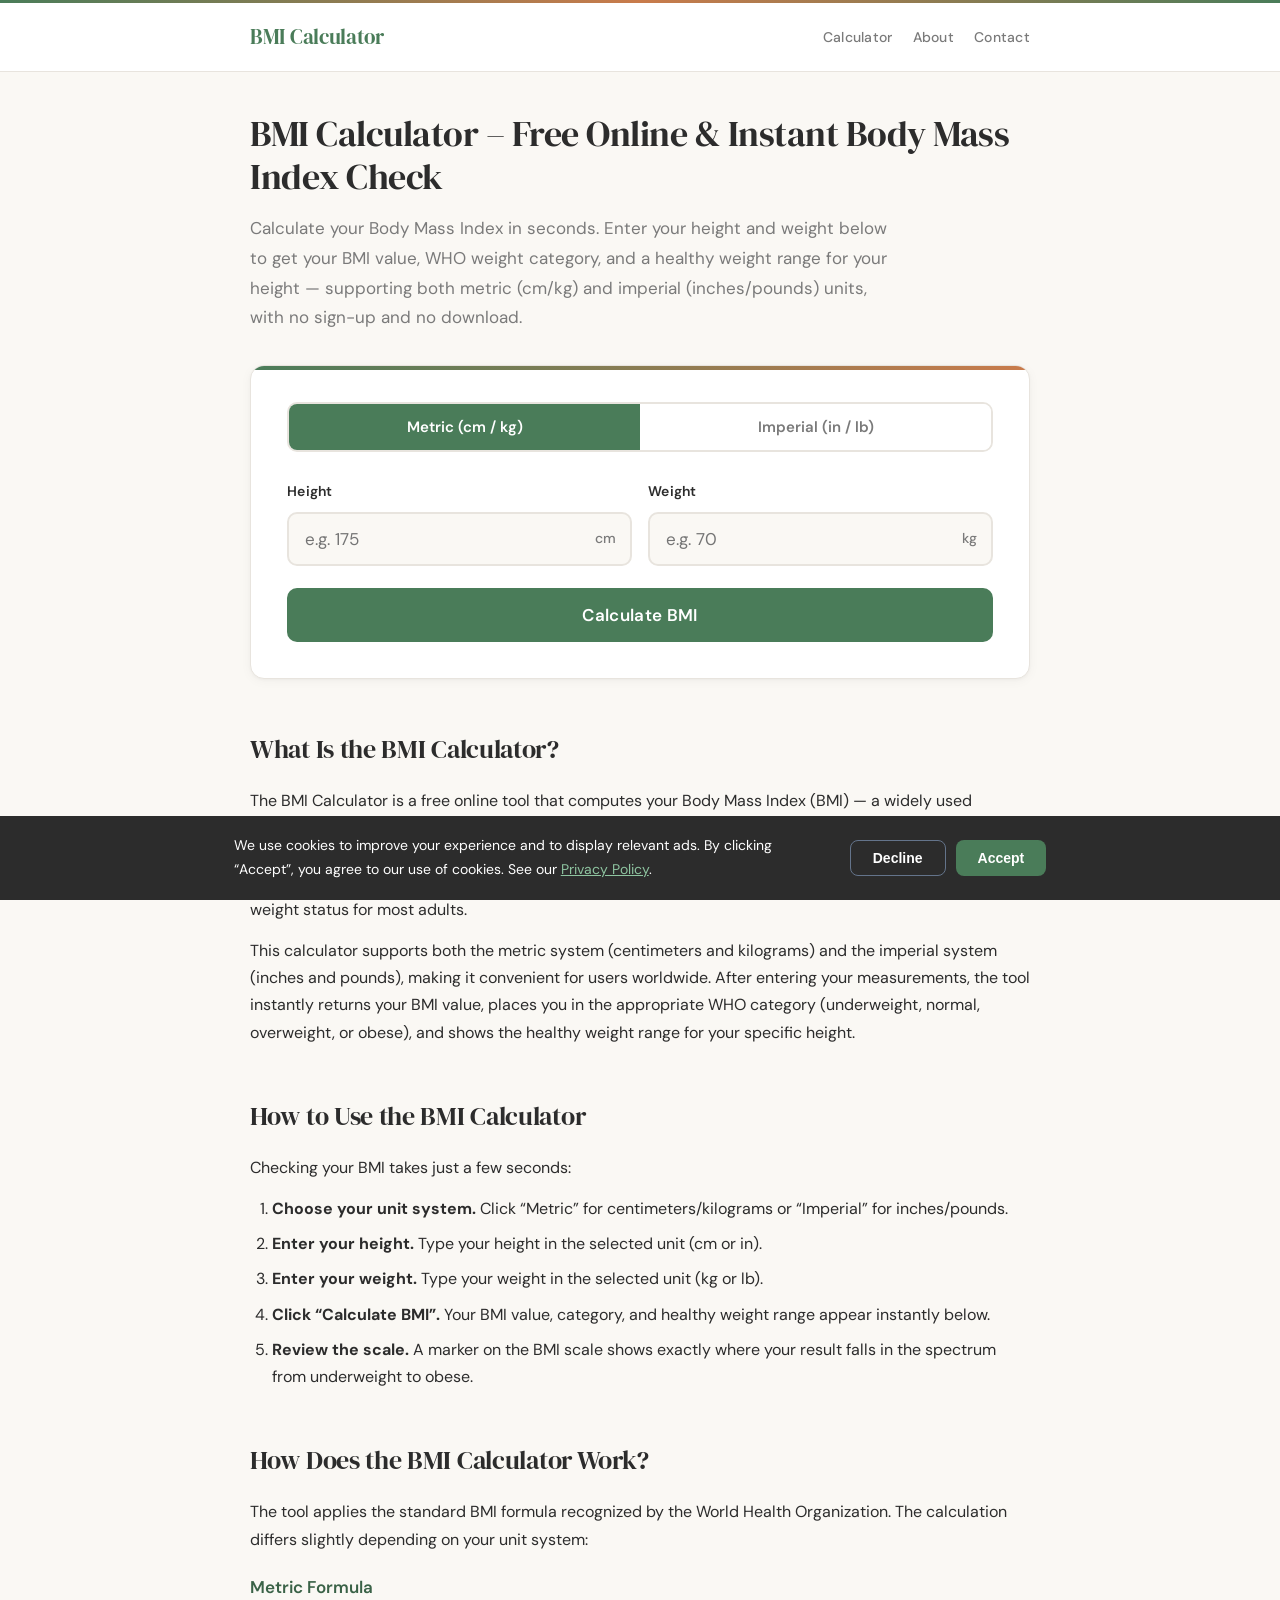
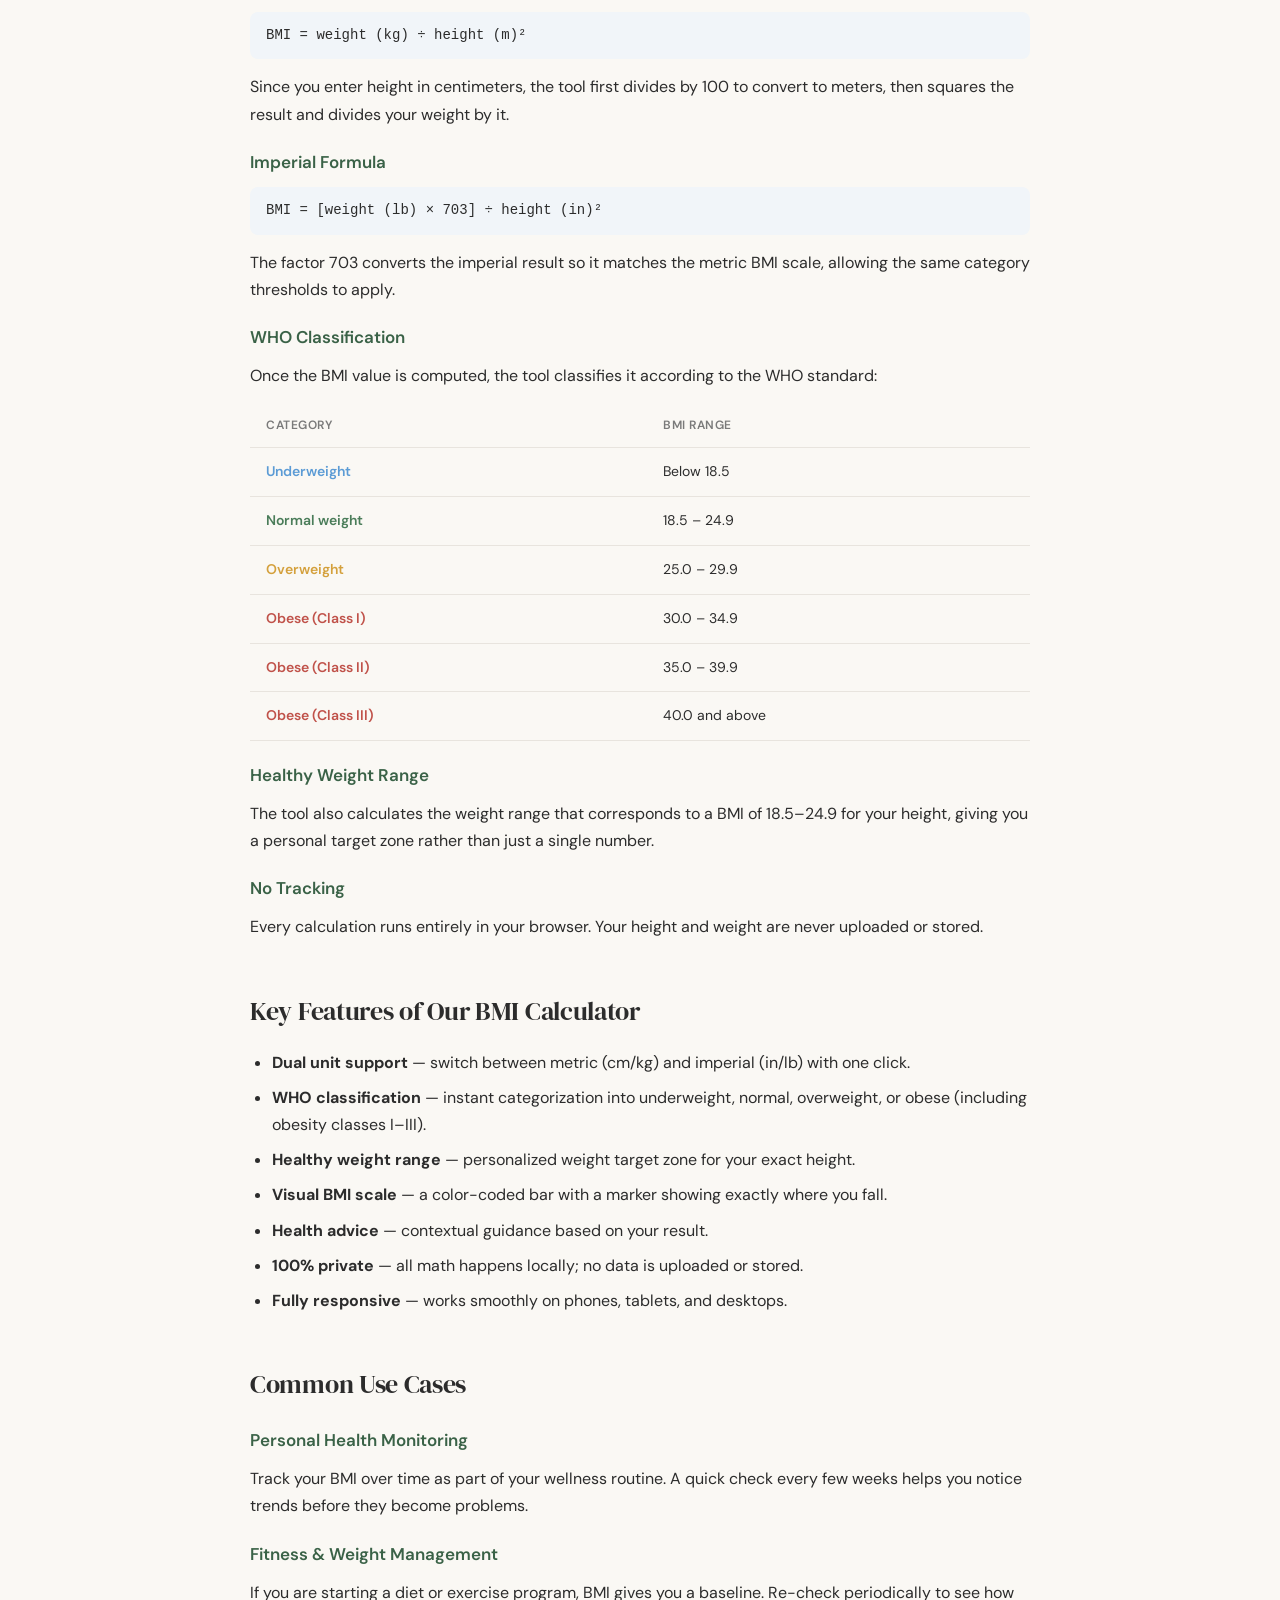
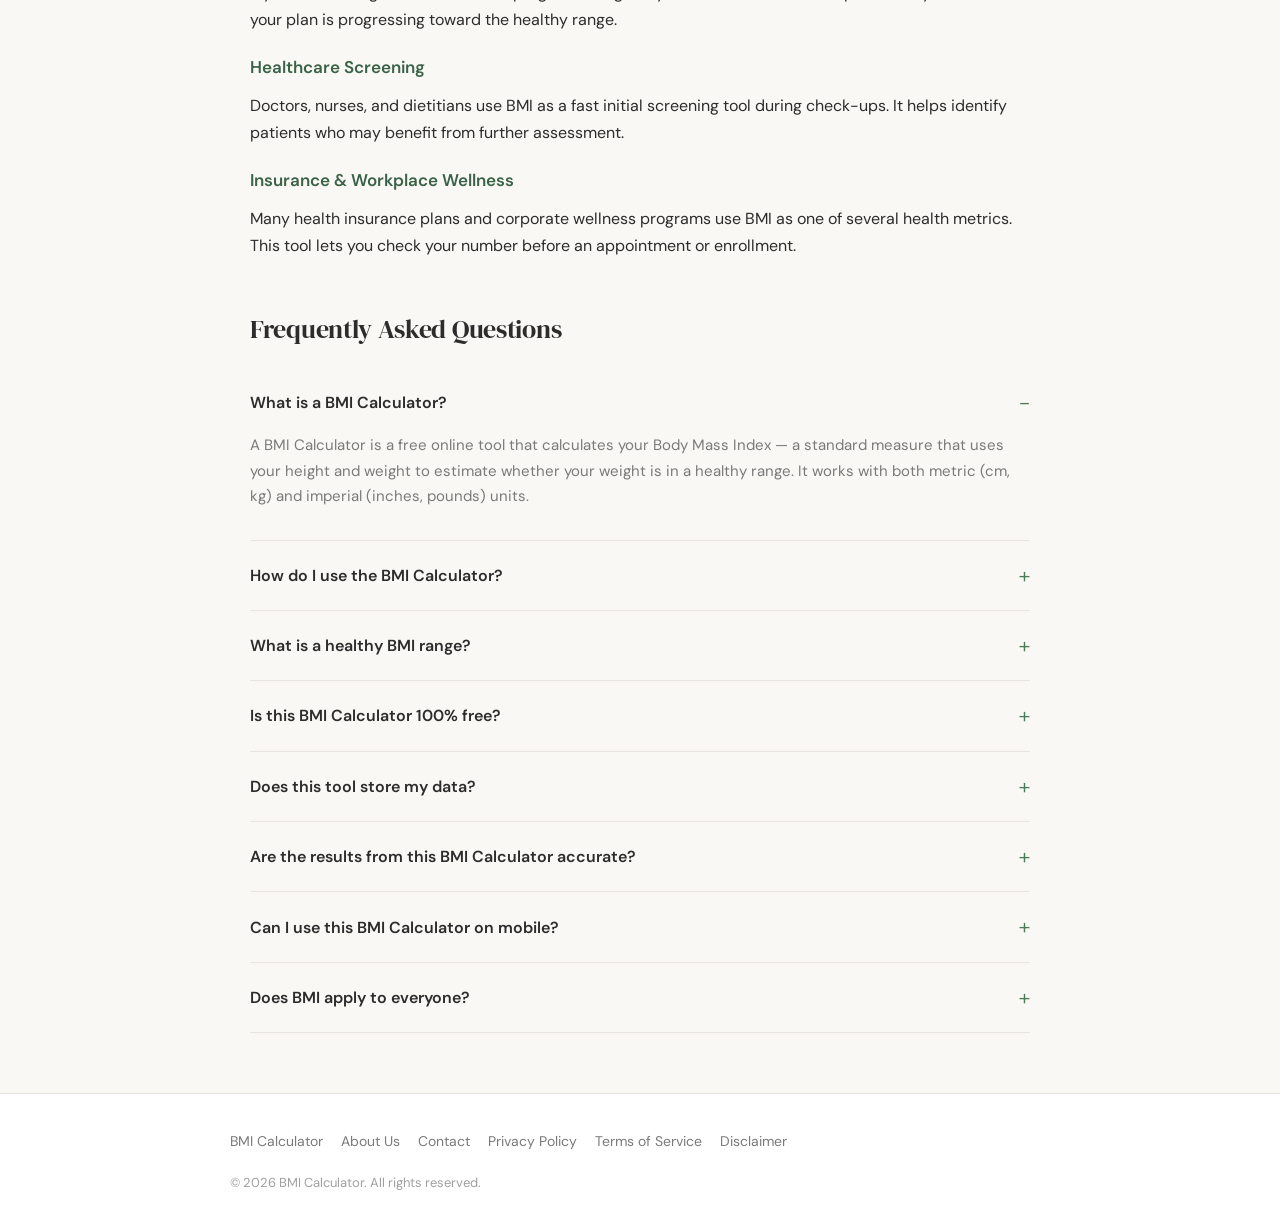
<file: index.html>
﻿<!DOCTYPE html>
<html lang="en">
<head>
  <meta charset="UTF-8">
  <meta name="viewport" content="width=device-width, initial-scale=1.0">

  <!-- ===== TDK (per SEO template) ===== -->
  <title>Free BMI Calculator Online | Fast Body Mass Index Checker</title>
  <meta name="description" content="Use our free online BMI Calculator to check your Body Mass Index instantly. Supports metric and imperial units with WHO health categories. No registration, no download.">
  <link rel="canonical" href="https://www.getbmicalc.com/">

  <meta property="og:title" content="Free BMI Calculator Online | Fast Body Mass Index Checker">
  <meta property="og:description" content="Calculate your Body Mass Index instantly with metric or imperial units. Free, accurate, and no signup required.">
  <meta property="og:type" content="website">

  <!-- FAQ structured data -->
  <script type="application/ld+json">
  {
    "@context": "https://schema.org",
    "@type": "FAQPage",
    "mainEntity": [
      {"@type":"Question","name":"What is a BMI Calculator?","acceptedAnswer":{"@type":"Answer","text":"A BMI Calculator is a free online tool that calculates your Body Mass Index — a standard measure that uses your height and weight to estimate whether your weight is in a healthy range. It works with both metric (cm, kg) and imperial (inches, pounds) units."}},
      {"@type":"Question","name":"How do I use the BMI Calculator?","acceptedAnswer":{"@type":"Answer","text":"Select your preferred unit system (metric or imperial), enter your height and weight, then click Calculate. The tool instantly shows your BMI value, your WHO weight category, and a healthy weight range for your height."}},
      {"@type":"Question","name":"What is a healthy BMI range?","acceptedAnswer":{"@type":"Answer","text":"According to the World Health Organization, a BMI between 18.5 and 24.9 is considered normal and healthy. Below 18.5 is underweight, 25.0 to 29.9 is overweight, and 30.0 or above is classified as obese."}},
      {"@type":"Question","name":"Is this BMI Calculator 100% free?","acceptedAnswer":{"@type":"Answer","text":"Yes. Our online BMI Calculator is completely free for unlimited use. There are no hidden fees, no premium limits and no subscription required."}},
      {"@type":"Question","name":"Does this tool store my data?","acceptedAnswer":{"@type":"Answer","text":"No. All calculations are completed locally on your device. We do not upload, store or share any of your personal input data, ensuring full privacy protection."}},
      {"@type":"Question","name":"Are the results from this BMI Calculator accurate?","acceptedAnswer":{"@type":"Answer","text":"All results are calculated using the standard WHO BMI formula. The tool is regularly optimized to ensure high accuracy for daily and personal health reference."}},
      {"@type":"Question","name":"Can I use this BMI Calculator on mobile?","acceptedAnswer":{"@type":"Answer","text":"Absolutely. The tool is fully responsive and adapts to all mobile, tablet and desktop devices, supporting real-time use anytime and anywhere."}},
      {"@type":"Question","name":"Does BMI apply to everyone?","acceptedAnswer":{"@type":"Answer","text":"BMI is a general screening tool for adults and may not be accurate for athletes with high muscle mass, pregnant women, or the elderly. It does not measure body fat directly. For a complete health assessment, consult a healthcare professional."}}
    ]
  }
  </script>

  <script type="application/ld+json">
  {
    "@context": "https://schema.org",
    "@type": "WebApplication",
    "name": "BMI Calculator",
    "applicationCategory": "HealthApplication",
    "operatingSystem": "Any",
    "offers": {"@type": "Offer", "price": "0", "priceCurrency": "USD"}
  }
  </script>

  <link rel="stylesheet" href="css/style.css">
</head>
<body>

  <header class="site-header">
    <div class="inner">
      <a href="/" class="logo">BMI Calculator</a>
      <nav><ul class="nav-links">
        <li><a href="/">Calculator</a></li>
        <li><a href="about-us.html">About</a></li>
        <li><a href="contact.html">Contact</a></li>
      </ul></nav>
    </div>
  </header>

  <main class="container">

    <h1>BMI Calculator &ndash; Free Online &amp; Instant Body Mass Index Check</h1>
    <p class="intro">
      Calculate your Body Mass Index in seconds. Enter your height and weight below to
      get your BMI value, WHO weight category, and a healthy weight range for your
      height &mdash; supporting both metric (cm/kg) and imperial (inches/pounds) units,
      with no sign-up and no download.
    </p>

    <!-- Tool -->
    <section class="tool-card" aria-label="BMI Calculator Tool">
      <div class="unit-toggle">
        <button id="unit-metric" type="button">Metric (cm / kg)</button>
        <button id="unit-imperial" type="button">Imperial (in / lb)</button>
      </div>

      <div class="input-row">
        <div class="field">
          <label for="height">Height</label>
          <div class="input-suffix">
            <input type="number" id="height" name="height" step="any" inputmode="decimal">
            <span class="suffix" id="height-suffix">cm</span>
          </div>
        </div>
        <div class="field">
          <label for="weight">Weight</label>
          <div class="input-suffix">
            <input type="number" id="weight" name="weight" step="any" inputmode="decimal">
            <span class="suffix" id="weight-suffix">kg</span>
          </div>
        </div>
      </div>

      <button class="btn" id="calc-btn" type="button">Calculate BMI</button>
      <div class="error-msg" id="error-msg" role="alert"></div>

      <!-- Results -->
      <div class="results" id="results">
        <div class="result-hero" id="r-hero">
          <div class="bmi-big" id="r-bmi">0.0</div>
          <div class="bmi-category" id="r-category">&mdash;</div>
          <div class="bmi-range" id="r-range">&mdash;</div>
        </div>

        <div class="result-advice">
          <div class="advice-title">Health Advice</div>
          <p id="r-advice-text" style="color:var(--text-light);"></p>
          <p style="margin-top:10px;color:var(--text-light);">
            <strong>Healthy weight range for your height:</strong>
            <span id="r-healthy-range" style="color:var(--text);font-weight:600;">&mdash;</span>
          </p>
        </div>

        <!-- BMI Scale -->
        <div class="bmi-scale">
          <h3>BMI Scale</h3>
          <div style="position:relative;">
            <div class="scale-bar">
              <div class="scale-seg underweight" title="Underweight &lt; 18.5"></div>
              <div class="scale-seg normal" title="Normal 18.5–24.9"></div>
              <div class="scale-seg overweight" title="Overweight 25–29.9"></div>
              <div class="scale-seg obese" title="Obese ≥ 30"></div>
            </div>
            <div class="scale-marker" id="scale-marker" style="margin-left:0%;"></div>
          </div>
          <div class="scale-labels">
            <span>15</span><span>18.5</span><span>25</span><span>30</span><span>40</span>
          </div>
        </div>
      </div>
    </section>

    <!-- Section 1: Introduction -->
    <section class="section">
      <h2>What Is the BMI Calculator?</h2>
      <p>
        The BMI Calculator is a free online tool that computes your Body Mass Index (BMI)
        &mdash; a widely used screening measure that uses your height and weight to
        estimate whether your weight falls within a healthy range. Developed in the 19th
        century by the Belgian mathematician Adolphe Quetelet and adopted by the World
        Health Organization as a standard health indicator, BMI provides a quick,
        accessible way to assess weight status for most adults.
      </p>
      <p>
        This calculator supports both the metric system (centimeters and kilograms) and
        the imperial system (inches and pounds), making it convenient for users
        worldwide. After entering your measurements, the tool instantly returns your BMI
        value, places you in the appropriate WHO category (underweight, normal,
        overweight, or obese), and shows the healthy weight range for your specific
        height.
      </p>
    </section>

    <!-- Section 2: How to Use -->
    <section class="section">
      <h2>How to Use the BMI Calculator</h2>
      <p>Checking your BMI takes just a few seconds:</p>
      <ol>
        <li><strong>Choose your unit system.</strong> Click &ldquo;Metric&rdquo; for centimeters/kilograms or &ldquo;Imperial&rdquo; for inches/pounds.</li>
        <li><strong>Enter your height.</strong> Type your height in the selected unit (cm or in).</li>
        <li><strong>Enter your weight.</strong> Type your weight in the selected unit (kg or lb).</li>
        <li><strong>Click &ldquo;Calculate BMI&rdquo;.</strong> Your BMI value, category, and healthy weight range appear instantly below.</li>
        <li><strong>Review the scale.</strong> A marker on the BMI scale shows exactly where your result falls in the spectrum from underweight to obese.</li>
      </ol>
    </section>

    <!-- Section 3: How It Works -->
    <section class="section">
      <h2>How Does the BMI Calculator Work?</h2>
      <p>The tool applies the standard BMI formula recognized by the World Health Organization. The calculation differs slightly depending on your unit system:</p>

      <h3>Metric Formula</h3>
      <p style="background:#f1f5f9;padding:12px 16px;border-radius:8px;font-family:monospace;font-size:14px;">
        BMI = weight (kg) &divide; height (m)&sup2;
      </p>
      <p>Since you enter height in centimeters, the tool first divides by 100 to convert to meters, then squares the result and divides your weight by it.</p>

      <h3>Imperial Formula</h3>
      <p style="background:#f1f5f9;padding:12px 16px;border-radius:8px;font-family:monospace;font-size:14px;">
        BMI = [weight (lb) &times; 703] &divide; height (in)&sup2;
      </p>
      <p>The factor 703 converts the imperial result so it matches the metric BMI scale, allowing the same category thresholds to apply.</p>

      <h3>WHO Classification</h3>
      <p>Once the BMI value is computed, the tool classifies it according to the WHO standard:</p>
      <table class="ref-table">
        <thead><tr><th>Category</th><th>BMI Range</th></tr></thead>
        <tbody>
          <tr><td class="cat underweight">Underweight</td><td>Below 18.5</td></tr>
          <tr><td class="cat normal">Normal weight</td><td>18.5 – 24.9</td></tr>
          <tr><td class="cat overweight">Overweight</td><td>25.0 – 29.9</td></tr>
          <tr><td class="cat obese">Obese (Class I)</td><td>30.0 – 34.9</td></tr>
          <tr><td class="cat obese">Obese (Class II)</td><td>35.0 – 39.9</td></tr>
          <tr><td class="cat obese">Obese (Class III)</td><td>40.0 and above</td></tr>
        </tbody>
      </table>

      <h3>Healthy Weight Range</h3>
      <p>The tool also calculates the weight range that corresponds to a BMI of 18.5–24.9 for your height, giving you a personal target zone rather than just a single number.</p>

      <h3>No Tracking</h3>
      <p>Every calculation runs entirely in your browser. Your height and weight are never uploaded or stored.</p>
    </section>

    <!-- Section 4: Key Features -->
    <section class="section">
      <h2>Key Features of Our BMI Calculator</h2>
      <ul>
        <li><strong>Dual unit support</strong> &mdash; switch between metric (cm/kg) and imperial (in/lb) with one click.</li>
        <li><strong>WHO classification</strong> &mdash; instant categorization into underweight, normal, overweight, or obese (including obesity classes I–III).</li>
        <li><strong>Healthy weight range</strong> &mdash; personalized weight target zone for your exact height.</li>
        <li><strong>Visual BMI scale</strong> &mdash; a color-coded bar with a marker showing exactly where you fall.</li>
        <li><strong>Health advice</strong> &mdash; contextual guidance based on your result.</li>
        <li><strong>100% private</strong> &mdash; all math happens locally; no data is uploaded or stored.</li>
        <li><strong>Fully responsive</strong> &mdash; works smoothly on phones, tablets, and desktops.</li>
      </ul>
    </section>

    <!-- Section 5: Use Cases -->
    <section class="section">
      <h2>Common Use Cases</h2>
      <h3>Personal Health Monitoring</h3>
      <p>Track your BMI over time as part of your wellness routine. A quick check every few weeks helps you notice trends before they become problems.</p>
      <h3>Fitness &amp; Weight Management</h3>
      <p>If you are starting a diet or exercise program, BMI gives you a baseline. Re-check periodically to see how your plan is progressing toward the healthy range.</p>
      <h3>Healthcare Screening</h3>
      <p>Doctors, nurses, and dietitians use BMI as a fast initial screening tool during check-ups. It helps identify patients who may benefit from further assessment.</p>
      <h3>Insurance &amp; Workplace Wellness</h3>
      <p>Many health insurance plans and corporate wellness programs use BMI as one of several health metrics. This tool lets you check your number before an appointment or enrollment.</p>
    </section>

    <!-- Section 6: FAQ -->
    <section class="section">
      <h2>Frequently Asked Questions</h2>

      <details class="faq-item" open>
        <summary>What is a BMI Calculator?</summary>
        <p>A BMI Calculator is a free online tool that calculates your Body Mass Index — a standard measure that uses your height and weight to estimate whether your weight is in a healthy range. It works with both metric (cm, kg) and imperial (inches, pounds) units.</p>
      </details>
      <details class="faq-item">
        <summary>How do I use the BMI Calculator?</summary>
        <p>Select your preferred unit system (metric or imperial), enter your height and weight, then click Calculate. The tool instantly shows your BMI value, your WHO weight category, and a healthy weight range for your height.</p>
      </details>
      <details class="faq-item">
        <summary>What is a healthy BMI range?</summary>
        <p>According to the World Health Organization, a BMI between 18.5 and 24.9 is considered normal and healthy. Below 18.5 is underweight, 25.0 to 29.9 is overweight, and 30.0 or above is classified as obese.</p>
      </details>
      <details class="faq-item">
        <summary>Is this BMI Calculator 100% free?</summary>
        <p>Yes. Our online BMI Calculator is completely free for unlimited use. There are no hidden fees, no premium limits and no subscription required.</p>
      </details>
      <details class="faq-item">
        <summary>Does this tool store my data?</summary>
        <p>No. All calculations and processing are completed locally on your device. We do not upload, store or share any of your personal input data, ensuring full privacy protection.</p>
      </details>
      <details class="faq-item">
        <summary>Are the results from this BMI Calculator accurate?</summary>
        <p>All results are calculated using the standard WHO BMI formula. The tool is regularly optimized to ensure high accuracy for daily and personal health reference.</p>
      </details>
      <details class="faq-item">
        <summary>Can I use this BMI Calculator on mobile?</summary>
        <p>Absolutely. The tool is fully responsive and adapts to all mobile, tablet and desktop devices, supporting real-time use anytime and anywhere.</p>
      </details>
      <details class="faq-item">
        <summary>Does BMI apply to everyone?</summary>
        <p>BMI is a general screening tool for adults and may not be accurate for athletes with high muscle mass, pregnant women, or the elderly. It does not measure body fat directly. For a complete health assessment, consult a healthcare professional.</p>
      </details>
    </section>

  </main>

  <footer class="site-footer">
    <div class="inner">
      <div class="footer-links">
        <a href="/">BMI Calculator</a>
        <a href="about-us.html">About Us</a>
        <a href="contact.html">Contact</a>
        <a href="privacy-policy.html">Privacy Policy</a>
        <a href="terms-of-service.html">Terms of Service</a>
        <a href="disclaimer.html">Disclaimer</a>
      </div>
      <div class="copyright">&copy; 2026 BMI Calculator. All rights reserved.</div>
    </div>
  </footer>

  <div class="cookie-banner" id="cookie-banner" role="dialog" aria-label="Cookie consent">
    <p>We use cookies to improve your experience and to display relevant ads. By clicking &ldquo;Accept&rdquo;, you agree to our use of cookies. See our <a href="privacy-policy.html">Privacy Policy</a>.</p>
    <div class="cookie-btns">
      <button class="btn-cookie btn-decline" id="cookie-decline" type="button">Decline</button>
      <button class="btn-cookie btn-accept" id="cookie-accept" type="button">Accept</button>
    </div>
  </div>

  <script src="js/app.js" defer></script>
</body>
</html>
</file>
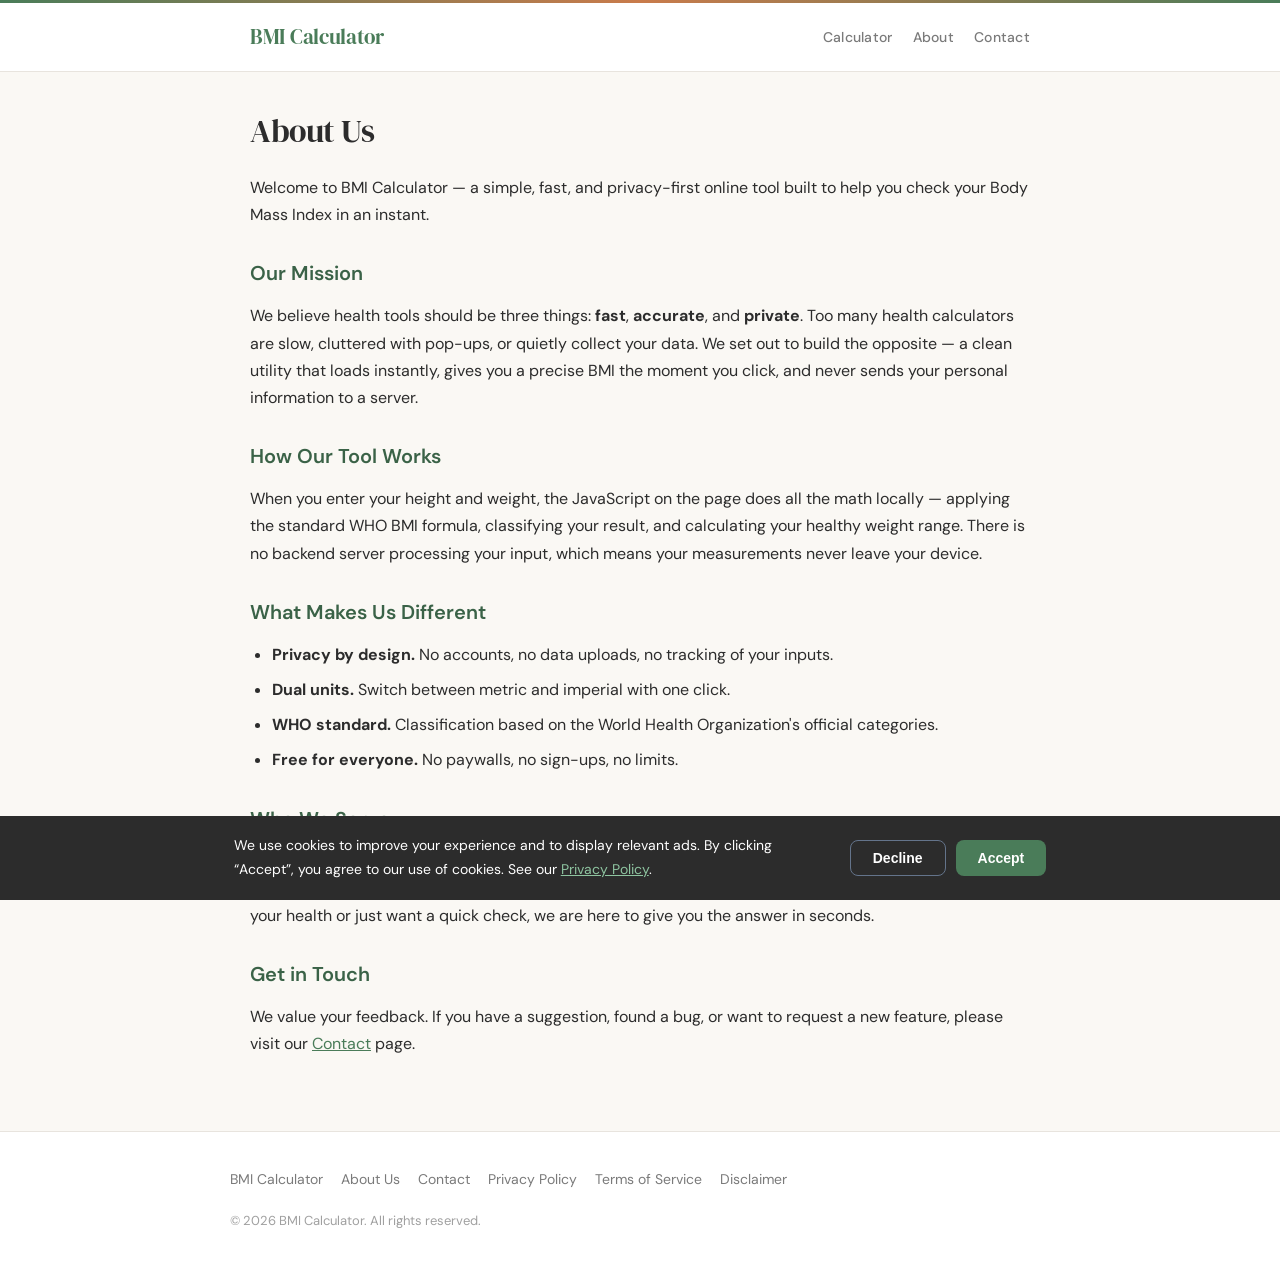
<file: about-us.html>
﻿<!DOCTYPE html>
<html lang="en">
<head>
  <meta charset="UTF-8">
  <meta name="viewport" content="width=device-width, initial-scale=1.0">
  <title>About Us | BMI Calculator</title>
  <meta name="description" content="Learn about BMI Calculator, our mission to provide fast, free, and privacy-friendly health screening tools, and our commitment to accuracy.">
  <meta name="robots" content="index, follow">
  <link rel="canonical" href="https://www.getbmicalc.com/about-us.html">
  <link rel="stylesheet" href="css/style.css">
</head>
<body>
  <header class="site-header">
    <div class="inner">
      <a href="/" class="logo">BMI Calculator</a>
      <nav><ul class="nav-links">
        <li><a href="/">Calculator</a></li>
        <li><a href="about-us.html">About</a></li>
        <li><a href="contact.html">Contact</a></li>
      </ul></nav>
    </div>
  </header>
  <main class="page-content">
    <h1>About Us</h1>
    <p>Welcome to BMI Calculator &mdash; a simple, fast, and privacy-first online tool built to help you check your Body Mass Index in an instant.</p>
    <h2>Our Mission</h2>
    <p>We believe health tools should be three things: <strong>fast</strong>, <strong>accurate</strong>, and <strong>private</strong>. Too many health calculators are slow, cluttered with pop-ups, or quietly collect your data. We set out to build the opposite &mdash; a clean utility that loads instantly, gives you a precise BMI the moment you click, and never sends your personal information to a server.</p>
    <h2>How Our Tool Works</h2>
    <p>When you enter your height and weight, the JavaScript on the page does all the math locally &mdash; applying the standard WHO BMI formula, classifying your result, and calculating your healthy weight range. There is no backend server processing your input, which means your measurements never leave your device.</p>
    <h2>What Makes Us Different</h2>
    <ul>
      <li><strong>Privacy by design.</strong> No accounts, no data uploads, no tracking of your inputs.</li>
      <li><strong>Dual units.</strong> Switch between metric and imperial with one click.</li>
      <li><strong>WHO standard.</strong> Classification based on the World Health Organization's official categories.</li>
      <li><strong>Free for everyone.</strong> No paywalls, no sign-ups, no limits.</li>
    </ul>
    <h2>Who We Serve</h2>
    <p>Our tool is used by individuals tracking their wellness, fitness enthusiasts setting baselines, healthcare professionals doing quick screenings, and anyone curious about their BMI. Whether you are monitoring your health or just want a quick check, we are here to give you the answer in seconds.</p>
    <h2>Get in Touch</h2>
    <p>We value your feedback. If you have a suggestion, found a bug, or want to request a new feature, please visit our <a href="contact.html">Contact</a> page.</p>
  </main>
  <footer class="site-footer">
    <div class="inner">
      <div class="footer-links">
        <a href="/">BMI Calculator</a><a href="about-us.html">About Us</a><a href="contact.html">Contact</a><a href="privacy-policy.html">Privacy Policy</a><a href="terms-of-service.html">Terms of Service</a><a href="disclaimer.html">Disclaimer</a>
      </div>
      <div class="copyright">&copy; 2026 BMI Calculator. All rights reserved.</div>
    </div>
  </footer>
  <div class="cookie-banner" id="cookie-banner" role="dialog" aria-label="Cookie consent">
    <p>We use cookies to improve your experience and to display relevant ads. By clicking &ldquo;Accept&rdquo;, you agree to our use of cookies. See our <a href="privacy-policy.html">Privacy Policy</a>.</p>
    <div class="cookie-btns">
      <button class="btn-cookie btn-decline" id="cookie-decline" type="button">Decline</button>
      <button class="btn-cookie btn-accept" id="cookie-accept" type="button">Accept</button>
    </div>
  </div>
  <script src="js/app.js" defer></script>
</body>
</html>
</file>
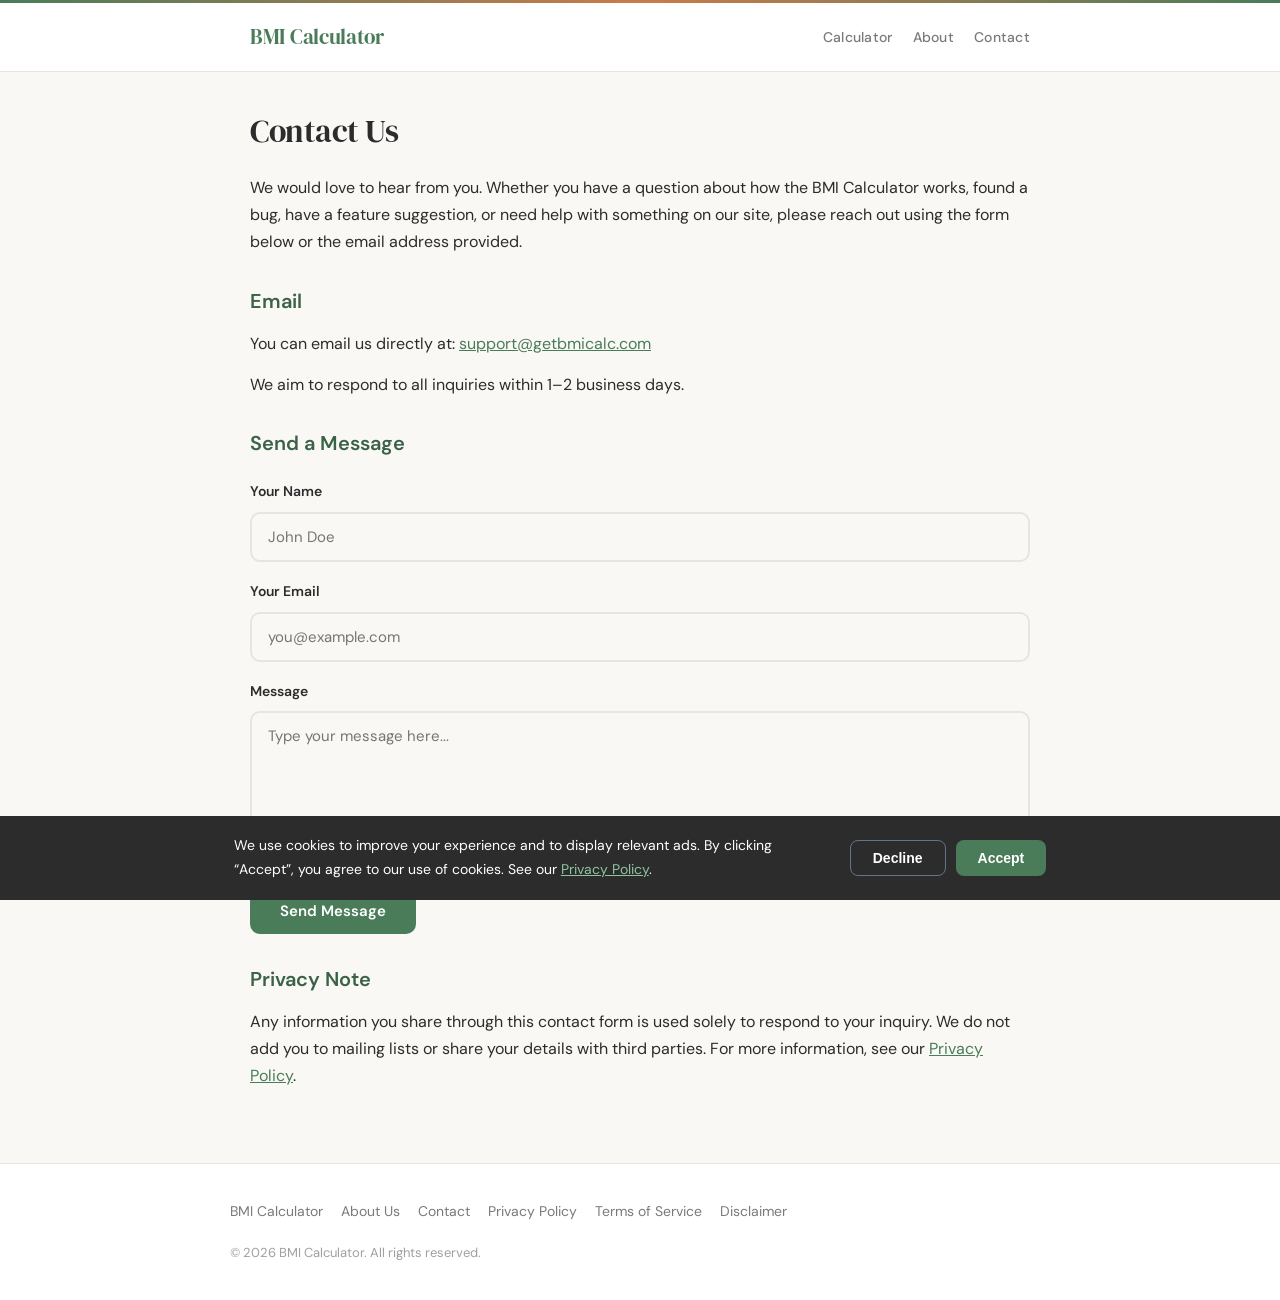
<file: contact.html>
﻿<!DOCTYPE html>
<html lang="en">
<head>
  <meta charset="UTF-8">
  <meta name="viewport" content="width=device-width, initial-scale=1.0">
  <title>Contact Us | BMI Calculator</title>
  <meta name="description" content="Contact the BMI Calculator team. Send us your questions, feedback, bug reports, or feature requests.">
  <meta name="robots" content="index, follow">
  <link rel="canonical" href="https://www.getbmicalc.com/contact.html">
  <link rel="stylesheet" href="css/style.css">
</head>
<body>
  <header class="site-header">
    <div class="inner">
      <a href="/" class="logo">BMI Calculator</a>
      <nav><ul class="nav-links">
        <li><a href="/">Calculator</a></li>
        <li><a href="about-us.html">About</a></li>
        <li><a href="contact.html">Contact</a></li>
      </ul></nav>
    </div>
  </header>
  <main class="page-content">
    <h1>Contact Us</h1>
    <p>We would love to hear from you. Whether you have a question about how the BMI Calculator works, found a bug, have a feature suggestion, or need help with something on our site, please reach out using the form below or the email address provided.</p>
    <h2>Email</h2>
    <p>You can email us directly at: <a href="mailto:support@getbmicalc.com">support@getbmicalc.com</a></p>
    <p>We aim to respond to all inquiries within 1&ndash;2 business days.</p>
    <h2>Send a Message</h2>
    <form id="contact-form" class="contact-form">
      <div class="field">
        <label for="name">Your Name</label>
        <input type="text" id="name" name="name" placeholder="John Doe" required>
      </div>
      <div class="field">
        <label for="email">Your Email</label>
        <input type="email" id="email" name="email" placeholder="you@example.com" required>
      </div>
      <div class="field">
        <label for="message">Message</label>
        <textarea id="message" name="message" rows="6" placeholder="Type your message here..." required></textarea>
      </div>
      <button type="submit" class="btn">Send Message</button>
      <p id="contact-status" class="form-status" role="status" aria-live="polite"></p>
    </form>
    <h2>Privacy Note</h2>
    <p>Any information you share through this contact form is used solely to respond to your inquiry. We do not add you to mailing lists or share your details with third parties. For more information, see our <a href="privacy-policy.html">Privacy Policy</a>.</p>
  </main>
  <footer class="site-footer">
    <div class="inner">
      <div class="footer-links">
        <a href="/">BMI Calculator</a><a href="about-us.html">About Us</a><a href="contact.html">Contact</a><a href="privacy-policy.html">Privacy Policy</a><a href="terms-of-service.html">Terms of Service</a><a href="disclaimer.html">Disclaimer</a>
      </div>
      <div class="copyright">&copy; 2026 BMI Calculator. All rights reserved.</div>
    </div>
  </footer>
  <div class="cookie-banner" id="cookie-banner" role="dialog" aria-label="Cookie consent">
    <p>We use cookies to improve your experience and to display relevant ads. By clicking &ldquo;Accept&rdquo;, you agree to our use of cookies. See our <a href="privacy-policy.html">Privacy Policy</a>.</p>
    <div class="cookie-btns">
      <button class="btn-cookie btn-decline" id="cookie-decline" type="button">Decline</button>
      <button class="btn-cookie btn-accept" id="cookie-accept" type="button">Accept</button>
    </div>
  </div>
  <script src="js/app.js" defer></script>
</body>
</html>
</file>
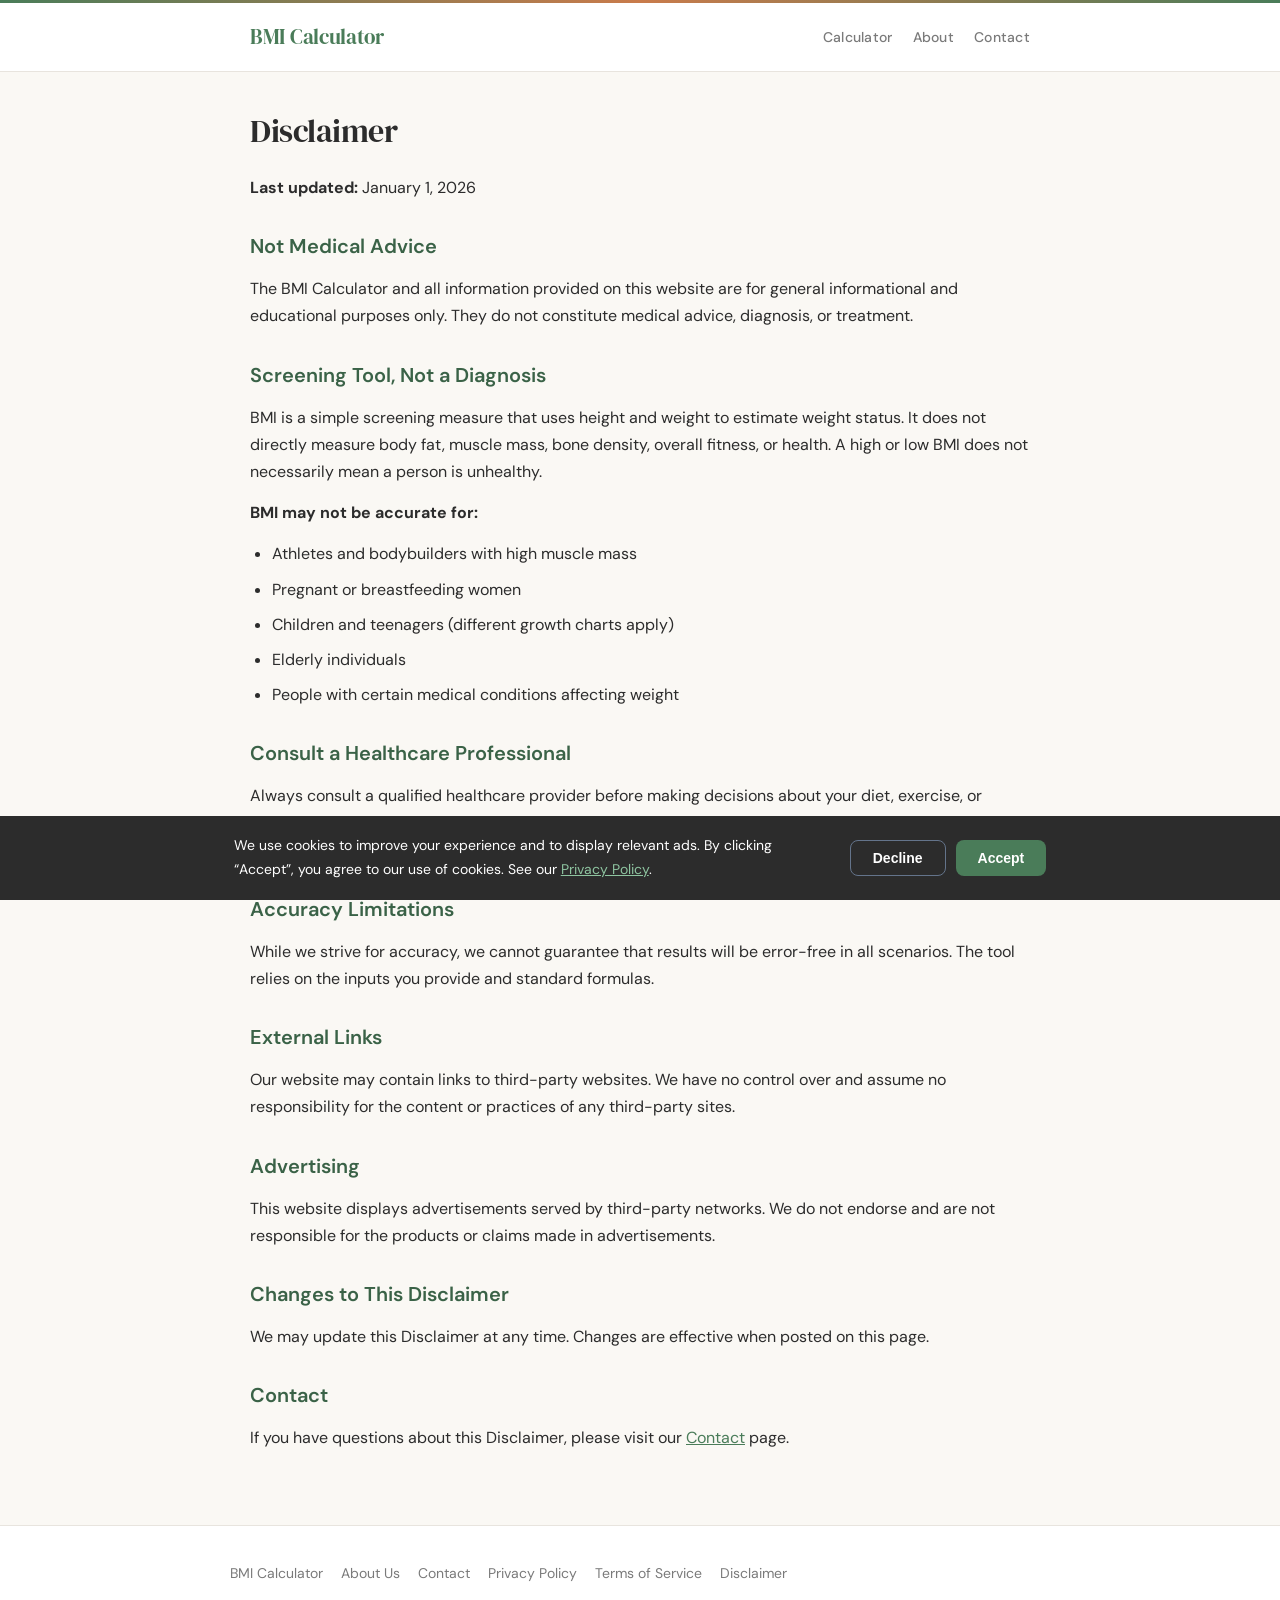
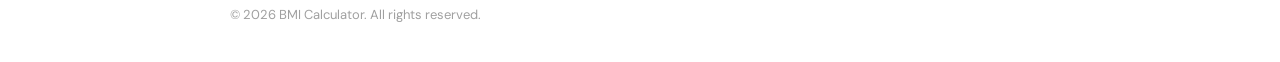
<file: disclaimer.html>
﻿<!DOCTYPE html>
<html lang="en">
<head>
  <meta charset="UTF-8">
  <meta name="viewport" content="width=device-width, initial-scale=1.0">
  <title>Disclaimer | BMI Calculator</title>
  <meta name="description" content="Disclaimer for BMI Calculator. BMI is a general screening tool and not a substitute for professional medical advice.">
  <meta name="robots" content="index, follow">
  <link rel="canonical" href="https://www.getbmicalc.com/disclaimer.html">
  <link rel="stylesheet" href="css/style.css">
</head>
<body>
  <header class="site-header">
    <div class="inner">
      <a href="/" class="logo">BMI Calculator</a>
      <nav><ul class="nav-links">
        <li><a href="/">Calculator</a></li>
        <li><a href="about-us.html">About</a></li>
        <li><a href="contact.html">Contact</a></li>
      </ul></nav>
    </div>
  </header>
  <main class="page-content">
    <h1>Disclaimer</h1>
    <p><strong>Last updated:</strong> January 1, 2026</p>
    <h2>Not Medical Advice</h2>
    <p>The BMI Calculator and all information provided on this website are for general informational and educational purposes only. They do not constitute medical advice, diagnosis, or treatment.</p>
    <h2>Screening Tool, Not a Diagnosis</h2>
    <p>BMI is a simple screening measure that uses height and weight to estimate weight status. It does not directly measure body fat, muscle mass, bone density, overall fitness, or health. A high or low BMI does not necessarily mean a person is unhealthy.</p>
    <p><strong>BMI may not be accurate for:</strong></p>
    <ul>
      <li>Athletes and bodybuilders with high muscle mass</li>
      <li>Pregnant or breastfeeding women</li>
      <li>Children and teenagers (different growth charts apply)</li>
      <li>Elderly individuals</li>
      <li>People with certain medical conditions affecting weight</li>
    </ul>
    <h2>Consult a Healthcare Professional</h2>
    <p>Always consult a qualified healthcare provider before making decisions about your diet, exercise, or health based on BMI results. A doctor can provide a comprehensive assessment that goes far beyond a single number.</p>
    <h2>Accuracy Limitations</h2>
    <p>While we strive for accuracy, we cannot guarantee that results will be error-free in all scenarios. The tool relies on the inputs you provide and standard formulas.</p>
    <h2>External Links</h2>
    <p>Our website may contain links to third-party websites. We have no control over and assume no responsibility for the content or practices of any third-party sites.</p>
    <h2>Advertising</h2>
    <p>This website displays advertisements served by third-party networks. We do not endorse and are not responsible for the products or claims made in advertisements.</p>
    <h2>Changes to This Disclaimer</h2>
    <p>We may update this Disclaimer at any time. Changes are effective when posted on this page.</p>
    <h2>Contact</h2>
    <p>If you have questions about this Disclaimer, please visit our <a href="contact.html">Contact</a> page.</p>
  </main>
  <footer class="site-footer">
    <div class="inner">
      <div class="footer-links">
        <a href="/">BMI Calculator</a><a href="about-us.html">About Us</a><a href="contact.html">Contact</a><a href="privacy-policy.html">Privacy Policy</a><a href="terms-of-service.html">Terms of Service</a><a href="disclaimer.html">Disclaimer</a>
      </div>
      <div class="copyright">&copy; 2026 BMI Calculator. All rights reserved.</div>
    </div>
  </footer>
  <div class="cookie-banner" id="cookie-banner" role="dialog" aria-label="Cookie consent">
    <p>We use cookies to improve your experience and to display relevant ads. By clicking &ldquo;Accept&rdquo;, you agree to our use of cookies. See our <a href="privacy-policy.html">Privacy Policy</a>.</p>
    <div class="cookie-btns">
      <button class="btn-cookie btn-decline" id="cookie-decline" type="button">Decline</button>
      <button class="btn-cookie btn-accept" id="cookie-accept" type="button">Accept</button>
    </div>
  </div>
  <script src="js/app.js" defer></script>
</body>
</html>
</file>
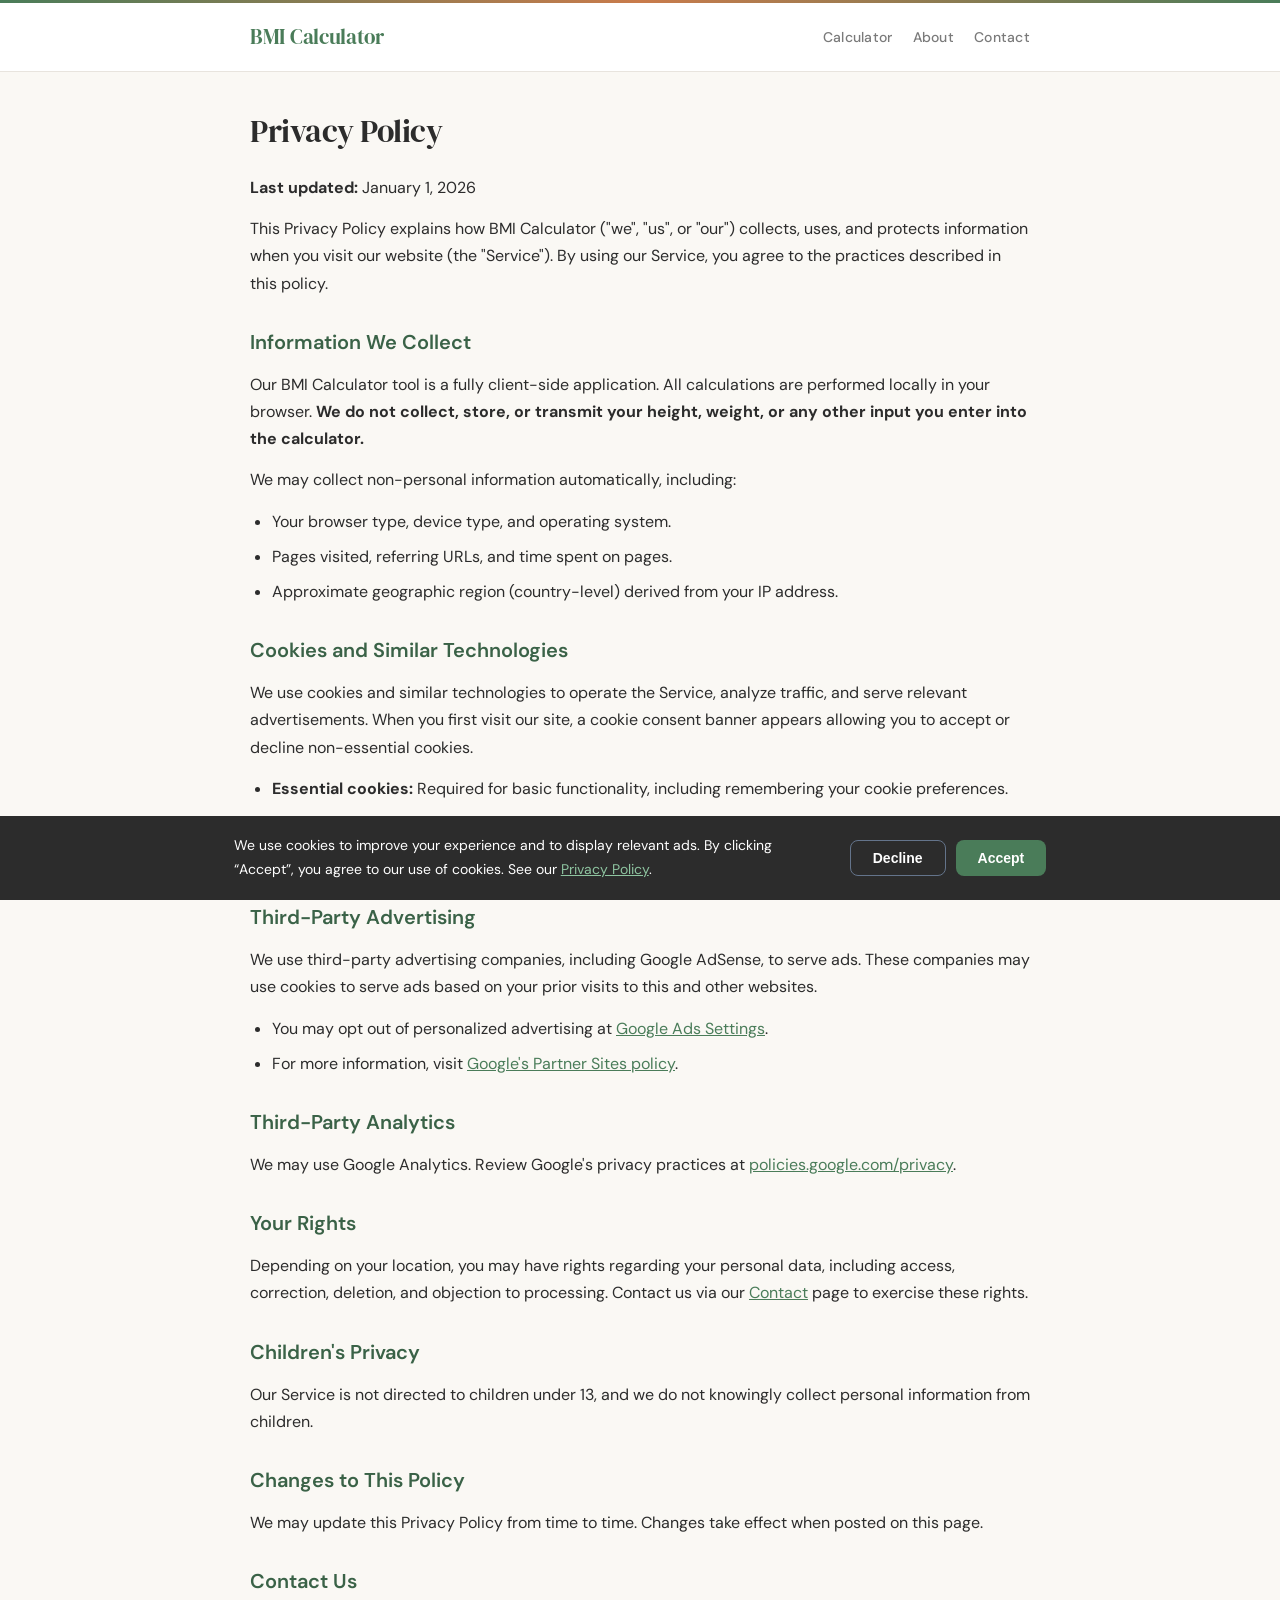
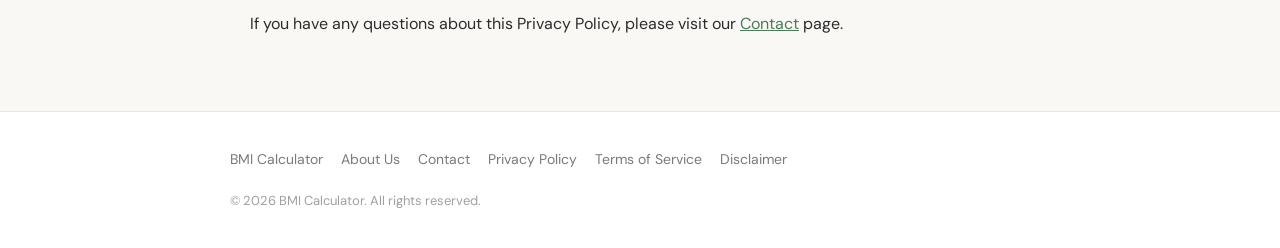
<file: privacy-policy.html>
﻿<!DOCTYPE html>
<html lang="en">
<head>
  <meta charset="UTF-8">
  <meta name="viewport" content="width=device-width, initial-scale=1.0">
  <title>Privacy Policy | BMI Calculator</title>
  <meta name="description" content="Privacy Policy for BMI Calculator. Learn how we handle data, cookies, and third-party advertising on our website.">
  <meta name="robots" content="index, follow">
  <link rel="canonical" href="https://www.getbmicalc.com/privacy-policy.html">
  <link rel="stylesheet" href="css/style.css">
</head>
<body>
  <header class="site-header">
    <div class="inner">
      <a href="/" class="logo">BMI Calculator</a>
      <nav><ul class="nav-links">
        <li><a href="/">Calculator</a></li>
        <li><a href="about-us.html">About</a></li>
        <li><a href="contact.html">Contact</a></li>
      </ul></nav>
    </div>
  </header>
  <main class="page-content">
    <h1>Privacy Policy</h1>
    <p><strong>Last updated:</strong> January 1, 2026</p>
    <p>This Privacy Policy explains how BMI Calculator ("we", "us", or "our") collects, uses, and protects information when you visit our website (the "Service"). By using our Service, you agree to the practices described in this policy.</p>
    <h2>Information We Collect</h2>
    <p>Our BMI Calculator tool is a fully client-side application. All calculations are performed locally in your browser. <strong>We do not collect, store, or transmit your height, weight, or any other input you enter into the calculator.</strong></p>
    <p>We may collect non-personal information automatically, including:</p>
    <ul>
      <li>Your browser type, device type, and operating system.</li>
      <li>Pages visited, referring URLs, and time spent on pages.</li>
      <li>Approximate geographic region (country-level) derived from your IP address.</li>
    </ul>
    <h2>Cookies and Similar Technologies</h2>
    <p>We use cookies and similar technologies to operate the Service, analyze traffic, and serve relevant advertisements. When you first visit our site, a cookie consent banner appears allowing you to accept or decline non-essential cookies.</p>
    <ul>
      <li><strong>Essential cookies:</strong> Required for basic functionality, including remembering your cookie preferences.</li>
      <li><strong>Analytics cookies:</strong> Help us understand how visitors interact with the site.</li>
      <li><strong>Advertising cookies:</strong> Used by third-party ad partners to display personalized ads.</li>
    </ul>
    <h2>Third-Party Advertising</h2>
    <p>We use third-party advertising companies, including Google AdSense, to serve ads. These companies may use cookies to serve ads based on your prior visits to this and other websites.</p>
    <ul>
      <li>You may opt out of personalized advertising at <a href="https://www.google.com/settings/ads" target="_blank" rel="noopener noreferrer">Google Ads Settings</a>.</li>
      <li>For more information, visit <a href="https://policies.google.com/technologies/partner-sites" target="_blank" rel="noopener noreferrer">Google's Partner Sites policy</a>.</li>
    </ul>
    <h2>Third-Party Analytics</h2>
    <p>We may use Google Analytics. Review Google's privacy practices at <a href="https://policies.google.com/privacy" target="_blank" rel="noopener noreferrer">policies.google.com/privacy</a>.</p>
    <h2>Your Rights</h2>
    <p>Depending on your location, you may have rights regarding your personal data, including access, correction, deletion, and objection to processing. Contact us via our <a href="contact.html">Contact</a> page to exercise these rights.</p>
    <h2>Children's Privacy</h2>
    <p>Our Service is not directed to children under 13, and we do not knowingly collect personal information from children.</p>
    <h2>Changes to This Policy</h2>
    <p>We may update this Privacy Policy from time to time. Changes take effect when posted on this page.</p>
    <h2>Contact Us</h2>
    <p>If you have any questions about this Privacy Policy, please visit our <a href="contact.html">Contact</a> page.</p>
  </main>
  <footer class="site-footer">
    <div class="inner">
      <div class="footer-links">
        <a href="/">BMI Calculator</a><a href="about-us.html">About Us</a><a href="contact.html">Contact</a><a href="privacy-policy.html">Privacy Policy</a><a href="terms-of-service.html">Terms of Service</a><a href="disclaimer.html">Disclaimer</a>
      </div>
      <div class="copyright">&copy; 2026 BMI Calculator. All rights reserved.</div>
    </div>
  </footer>
  <div class="cookie-banner" id="cookie-banner" role="dialog" aria-label="Cookie consent">
    <p>We use cookies to improve your experience and to display relevant ads. By clicking &ldquo;Accept&rdquo;, you agree to our use of cookies. See our <a href="privacy-policy.html">Privacy Policy</a>.</p>
    <div class="cookie-btns">
      <button class="btn-cookie btn-decline" id="cookie-decline" type="button">Decline</button>
      <button class="btn-cookie btn-accept" id="cookie-accept" type="button">Accept</button>
    </div>
  </div>
  <script src="js/app.js" defer></script>
</body>
</html>
</file>
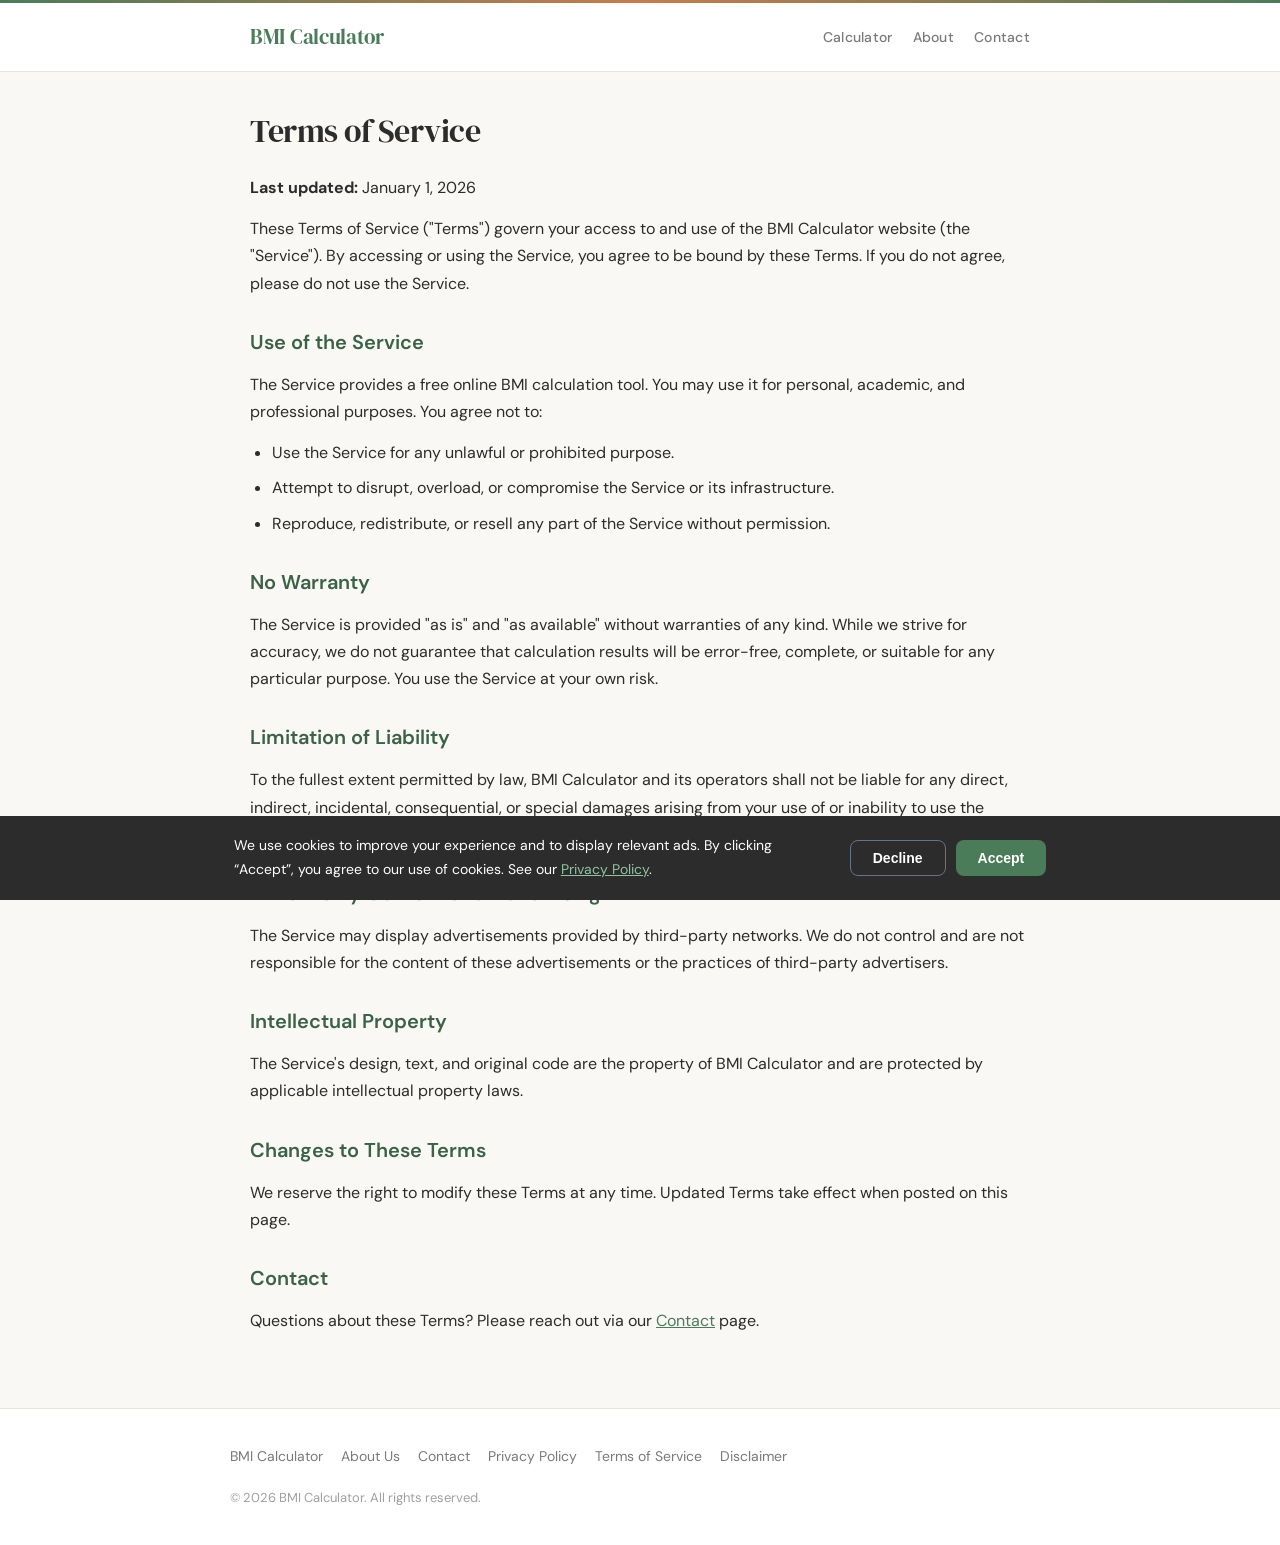
<file: terms-of-service.html>
﻿<!DOCTYPE html>
<html lang="en">
<head>
  <meta charset="UTF-8">
  <meta name="viewport" content="width=device-width, initial-scale=1.0">
  <title>Terms of Service | BMI Calculator</title>
  <meta name="description" content="Terms of Service for BMI Calculator. Read the rules and conditions that govern your use of our website and health tools.">
  <meta name="robots" content="index, follow">
  <link rel="canonical" href="https://www.getbmicalc.com/terms-of-service.html">
  <link rel="stylesheet" href="css/style.css">
</head>
<body>
  <header class="site-header">
    <div class="inner">
      <a href="/" class="logo">BMI Calculator</a>
      <nav><ul class="nav-links">
        <li><a href="/">Calculator</a></li>
        <li><a href="about-us.html">About</a></li>
        <li><a href="contact.html">Contact</a></li>
      </ul></nav>
    </div>
  </header>
  <main class="page-content">
    <h1>Terms of Service</h1>
    <p><strong>Last updated:</strong> January 1, 2026</p>
    <p>These Terms of Service ("Terms") govern your access to and use of the BMI Calculator website (the "Service"). By accessing or using the Service, you agree to be bound by these Terms. If you do not agree, please do not use the Service.</p>
    <h2>Use of the Service</h2>
    <p>The Service provides a free online BMI calculation tool. You may use it for personal, academic, and professional purposes. You agree not to:</p>
    <ul>
      <li>Use the Service for any unlawful or prohibited purpose.</li>
      <li>Attempt to disrupt, overload, or compromise the Service or its infrastructure.</li>
      <li>Reproduce, redistribute, or resell any part of the Service without permission.</li>
    </ul>
    <h2>No Warranty</h2>
    <p>The Service is provided "as is" and "as available" without warranties of any kind. While we strive for accuracy, we do not guarantee that calculation results will be error-free, complete, or suitable for any particular purpose. You use the Service at your own risk.</p>
    <h2>Limitation of Liability</h2>
    <p>To the fullest extent permitted by law, BMI Calculator and its operators shall not be liable for any direct, indirect, incidental, consequential, or special damages arising from your use of or inability to use the Service, including decisions made based on calculation results.</p>
    <h2>Third-Party Content and Advertising</h2>
    <p>The Service may display advertisements provided by third-party networks. We do not control and are not responsible for the content of these advertisements or the practices of third-party advertisers.</p>
    <h2>Intellectual Property</h2>
    <p>The Service's design, text, and original code are the property of BMI Calculator and are protected by applicable intellectual property laws.</p>
    <h2>Changes to These Terms</h2>
    <p>We reserve the right to modify these Terms at any time. Updated Terms take effect when posted on this page.</p>
    <h2>Contact</h2>
    <p>Questions about these Terms? Please reach out via our <a href="contact.html">Contact</a> page.</p>
  </main>
  <footer class="site-footer">
    <div class="inner">
      <div class="footer-links">
        <a href="/">BMI Calculator</a><a href="about-us.html">About Us</a><a href="contact.html">Contact</a><a href="privacy-policy.html">Privacy Policy</a><a href="terms-of-service.html">Terms of Service</a><a href="disclaimer.html">Disclaimer</a>
      </div>
      <div class="copyright">&copy; 2026 BMI Calculator. All rights reserved.</div>
    </div>
  </footer>
  <div class="cookie-banner" id="cookie-banner" role="dialog" aria-label="Cookie consent">
    <p>We use cookies to improve your experience and to display relevant ads. By clicking &ldquo;Accept&rdquo;, you agree to our use of cookies. See our <a href="privacy-policy.html">Privacy Policy</a>.</p>
    <div class="cookie-btns">
      <button class="btn-cookie btn-decline" id="cookie-decline" type="button">Decline</button>
      <button class="btn-cookie btn-accept" id="cookie-accept" type="button">Accept</button>
    </div>
  </div>
  <script src="js/app.js" defer></script>
</body>
</html>
</file>
<file: css/style.css>
/* ===== BMI Calculator — Editorial Health Magazine ===== */
@import url('https://fonts.googleapis.com/css2?family=DM+Serif+Display&family=DM+Sans:ital,opsz,wght@0,9..40,400;0,9..40,500;0,9..40,600;0,9..40,700;1,9..40,400&display=swap');

:root {
  --primary: #4a7c59;
  --primary-dark: #3a6247;
  --primary-light: #e8f0ea;
  --accent: #c97b4b;
  --text: #2c2c2c;
  --text-light: #7a7a7a;
  --bg: #faf8f4;
  --card: #ffffff;
  --border: #e8e4de;
  --underweight: #5b9bd5;
  --normal: #4a7c59;
  --overweight: #d4a03c;
  --obese: #c0524a;
  --radius: 14px;
  --max-width: 820px;
  --shadow: 0 2px 12px rgba(0,0,0,.04), 0 1px 3px rgba(0,0,0,.03);
  --success: #4a7c59;
}

* { margin: 0; padding: 0; box-sizing: border-box; }
html { scroll-behavior: smooth; -webkit-text-size-adjust: 100%; }
body {
  font-family: 'DM Sans', -apple-system, BlinkMacSystemFont, "Segoe UI", sans-serif;
  color: var(--text); background: var(--bg); line-height: 1.7; font-size: 16px;
}

/* Header */
.site-header {
  background: var(--card);
  border-bottom: 1px solid var(--border);
  position: sticky; top: 0; z-index: 100;
}
.site-header::before {
  content: ''; display: block; height: 3px;
  background: linear-gradient(90deg, var(--primary), var(--accent), var(--primary));
}
.site-header .inner { max-width: var(--max-width); margin: 0 auto; padding: 16px 20px; display: flex; align-items: center; justify-content: space-between; }
.site-header .logo { font-family: 'DM Serif Display', Georgia, serif; font-size: 21px; color: var(--primary); text-decoration: none; letter-spacing: -.3px; }
.site-header .nav-links { display: flex; gap: 20px; list-style: none; }
.site-header .nav-links a { color: var(--text-light); text-decoration: none; font-size: 14px; font-weight: 500; transition: color .2s; letter-spacing: .02em; }
.site-header .nav-links a:hover { color: var(--primary); }

/* Layout */
.container { max-width: var(--max-width); margin: 0 auto; padding: 40px 20px 60px; }
h1 {
  font-family: 'DM Serif Display', Georgia, serif;
  font-size: 36px; font-weight: 400; line-height: 1.2; margin-bottom: 16px;
  letter-spacing: -.5px; color: var(--text);
}
.intro { color: var(--text-light); font-size: 17px; margin-bottom: 32px; max-width: 640px; line-height: 1.75; }

/* Banner image */
.banner-img { display: block; width: 100%; max-width: 728px; height: auto; min-height: 120px; max-height: 200px; object-fit: cover; border-radius: 14px; margin: 24px auto; box-shadow: var(--shadow); }

/* Tool card */
.tool-card {
  background: var(--card); border: 1px solid var(--border); border-radius: var(--radius);
  padding: 36px; box-shadow: var(--shadow);
  position: relative; overflow: hidden;
}
.tool-card::before {
  content: ''; position: absolute; top: 0; left: 0; right: 0; height: 4px;
  background: linear-gradient(90deg, var(--primary), var(--accent));
}
.tool-card .field { margin-bottom: 22px; }
.tool-card label { display: block; font-weight: 600; font-size: 14px; margin-bottom: 8px; color: var(--text); letter-spacing: .02em; }
.tool-card input[type="number"] {
  width: 100%; padding: 14px 16px; border: 2px solid var(--border); border-radius: 10px;
  font-size: 17px; color: var(--text); background: var(--bg); transition: border-color .2s, box-shadow .2s;
  font-family: 'DM Sans', sans-serif;
}
.tool-card input:focus { outline: none; border-color: var(--primary); box-shadow: 0 0 0 3px rgba(74,124,89,.1); }
.tool-card .btn {
  width: 100%; padding: 16px; background: var(--primary); color: #fff; border: none;
  border-radius: 10px; font-size: 17px; font-weight: 600; cursor: pointer;
  transition: background .2s, transform .1s; font-family: 'DM Sans', sans-serif;
  letter-spacing: .02em;
}
.tool-card .btn:hover { background: var(--primary-dark); }
.tool-card .btn:active { transform: scale(.99); }

/* Unit toggle */
.unit-toggle { display: flex; gap: 0; margin-bottom: 28px; border: 2px solid var(--border); border-radius: 10px; overflow: hidden; }
.unit-toggle button {
  flex: 1; padding: 13px; border: none; background: var(--card); color: var(--text-light);
  font-size: 15px; font-weight: 600; cursor: pointer; transition: all .2s;
  font-family: 'DM Sans', sans-serif;
}
.unit-toggle button.active { background: var(--primary); color: #fff; }
.unit-toggle button:hover:not(.active) { background: var(--primary-light); color: var(--primary); }
.input-row { display: grid; grid-template-columns: 1fr 1fr; gap: 16px; }
.input-suffix { position: relative; }
.input-suffix input { padding-right: 52px; }
.input-suffix .suffix { position: absolute; right: 16px; top: 50%; transform: translateY(-50%); color: var(--text-light); font-size: 14px; font-weight: 500; pointer-events: none; }

/* Results */
.results { margin-top: 32px; display: none; }
.results.show { display: block; animation: fadeUp .4s ease; }
@keyframes fadeUp { from { opacity: 0; transform: translateY(12px); } to { opacity: 1; transform: translateY(0); } }

.result-hero { border-radius: var(--radius); padding: 32px; text-align: center; margin-bottom: 18px; }
.result-hero.underweight { background: linear-gradient(135deg, #eef4fa, #dce8f4); border: 1px solid #b8d4ea; }
.result-hero.normal { background: linear-gradient(135deg, #eef5f0, #dceee4); border: 1px solid #b8dcc4; }
.result-hero.overweight { background: linear-gradient(135deg, #faf3e8, #f4e8d0); border: 1px solid #e4d4a8; }
.result-hero.obese { background: linear-gradient(135deg, #faf0ee, #f4ddd8); border: 1px solid #e4b8b0; }
.result-hero .bmi-big { font-family: 'DM Serif Display', Georgia, serif; font-size: 56px; font-weight: 400; line-height: 1.1; }
.result-hero.underweight .bmi-big { color: var(--underweight); }
.result-hero.normal .bmi-big { color: var(--normal); }
.result-hero.overweight .bmi-big { color: var(--overweight); }
.result-hero.obese .bmi-big { color: var(--obese); }
.result-hero .bmi-category { font-size: 19px; font-weight: 600; margin-top: 8px; }
.result-hero.underweight .bmi-category { color: var(--underweight); }
.result-hero.normal .bmi-category { color: var(--normal); }
.result-hero.overweight .bmi-category { color: var(--overweight); }
.result-hero.obese .bmi-category { color: var(--obese); }
.result-hero .bmi-range { font-size: 14px; color: var(--text-light); margin-top: 10px; }

.result-advice { background: var(--card); border: 1px solid var(--border); border-radius: 10px; padding: 20px; margin-top: 14px; font-size: 15px; }
.result-advice .advice-title { font-weight: 600; margin-bottom: 8px; font-size: 15px; }

/* Scale bar */
.bmi-scale { margin-top: 24px; }
.bmi-scale h3 { font-size: 15px; font-weight: 600; margin-bottom: 14px; }
.scale-bar { display: flex; height: 14px; border-radius: 7px; overflow: hidden; }
.scale-seg { flex: 1; }
.scale-seg.underweight { background: var(--underweight); }
.scale-seg.normal { background: var(--normal); flex: 1.5; }
.scale-seg.overweight { background: var(--overweight); }
.scale-seg.obese { background: var(--obese); }
.scale-marker { width: 4px; height: 22px; background: var(--text); margin-top: -4px; border-radius: 2px; transform: translateX(-50%); }
.scale-labels { display: flex; justify-content: space-between; margin-top: 10px; font-size: 11px; color: var(--text-light); }

.error-msg { color: var(--obese); font-size: 14px; margin-top: 14px; display: none; }
.error-msg.show { display: block; }

/* Content sections */
.section { margin-top: 48px; }
.section h2 {
  font-family: 'DM Serif Display', Georgia, serif;
  font-size: 26px; font-weight: 400; margin-bottom: 16px; letter-spacing: -.3px;
}
.section h3 { font-size: 17px; font-weight: 600; margin: 20px 0 10px; color: var(--primary-dark); }
.section p { margin-bottom: 14px; color: var(--text); }
.section ol, .section ul { margin: 0 0 16px 22px; }
.section li { margin-bottom: 8px; }

/* BMI reference table */
.ref-table { width: 100%; border-collapse: collapse; margin: 14px 0; font-size: 14px; }
.ref-table th, .ref-table td { padding: 12px 16px; text-align: left; border-bottom: 1px solid var(--border); }
.ref-table th { font-weight: 600; color: var(--text-light); font-size: 12px; text-transform: uppercase; letter-spacing: .5px; }
.ref-table td.cat { font-weight: 600; }
.ref-table td.cat.underweight { color: var(--underweight); }
.ref-table td.cat.normal { color: var(--normal); }
.ref-table td.cat.overweight { color: var(--overweight); }
.ref-table td.cat.obese { color: var(--obese); }

/* FAQ */
.faq-item { border-bottom: 1px solid var(--border); padding: 16px 0; }
.faq-item summary {
  font-weight: 600; font-size: 16px; cursor: pointer; list-style: none;
  display: flex; justify-content: space-between; align-items: center;
}
.faq-item summary::-webkit-details-marker { display: none; }
.faq-item summary::after { content: '+'; font-size: 22px; color: var(--primary); font-weight: 300; }
.faq-item[open] summary::after { content: '\2212'; }
.faq-item p { margin-top: 12px; color: var(--text-light); font-size: 15px; }

/* Footer */
.site-footer { background: var(--card); border-top: 1px solid var(--border); padding: 36px 20px; }
.site-footer .inner { max-width: var(--max-width); margin: 0 auto; }
.site-footer .footer-links { display: flex; flex-wrap: wrap; gap: 18px; margin-bottom: 18px; }
.site-footer .footer-links a { color: var(--text-light); text-decoration: none; font-size: 14px; transition: color .2s; }
.site-footer .footer-links a:hover { color: var(--primary); }
.site-footer .copyright { font-size: 13px; color: #a0a0a0; }

/* Cookie banner */
.cookie-banner {
  position: fixed; bottom: 0; left: 0; right: 0; background: var(--text); color: #fff;
  padding: 18px 20px; z-index: 9999; display: none; align-items: center; justify-content: center; gap: 16px; flex-wrap: wrap;
}
.cookie-banner.show { display: flex; }
.cookie-banner p { font-size: 14px; max-width: 600px; }
.cookie-banner p a { color: #8ec4a0; }
.cookie-banner .cookie-btns { display: flex; gap: 10px; }
.cookie-banner .btn-cookie { padding: 9px 22px; border-radius: 8px; font-size: 14px; font-weight: 600; cursor: pointer; border: none; transition: all .2s; }
.cookie-banner .btn-accept { background: var(--primary); color: #fff; }
.cookie-banner .btn-accept:hover { background: var(--primary-dark); }
.cookie-banner .btn-decline { background: transparent; color: #fff; border: 1px solid #64748b; }
.cookie-banner .btn-decline:hover { background: rgba(255,255,255,.1); }

/* Responsive */
@media (max-width: 600px) {
  .site-header .nav-links { gap: 14px; }
  .site-header .nav-links a { font-size: 13px; }
  h1 { font-size: 28px; }
  .tool-card { padding: 24px; }
  .input-row { grid-template-columns: 1fr; }
  .result-hero .bmi-big { font-size: 44px; }
  .section h2 { font-size: 22px; }
  .cookie-banner { flex-direction: column; text-align: center; }
}

/* Generic compliance pages */
.page-content { max-width: var(--max-width); margin: 0 auto; padding: 40px 20px 60px; }
.page-content h1 { font-family: 'DM Serif Display', Georgia, serif; font-size: 32px; font-weight: 400; margin-bottom: 24px; }
.page-content h2 { font-size: 20px; font-weight: 600; margin: 28px 0 12px; color: var(--primary-dark); }
.page-content p { margin-bottom: 14px; color: var(--text); }
.page-content ul { margin: 0 0 16px 22px; }
.page-content li { margin-bottom: 8px; }
.page-content a { color: var(--primary); }
.contact-form { margin-top: 20px; }
.contact-form .field { margin-bottom: 18px; }
.contact-form label { display:block; font-weight:600; font-size:14px; margin-bottom:8px; }
.contact-form input, .contact-form textarea {
  width: 100%; padding: 13px 16px; border: 2px solid var(--border); border-radius: 10px;
  font-size: 15px; font-family: 'DM Sans', sans-serif; background: var(--bg); transition: border-color .2s;
}
.contact-form input:focus, .contact-form textarea:focus { outline: none; border-color: var(--primary); }
.contact-form .btn { padding: 13px 30px; background: var(--primary); color:#fff; border:none; border-radius:10px; font-size:15px; font-weight:600; cursor:pointer; font-family: 'DM Sans', sans-serif; }
</file>
